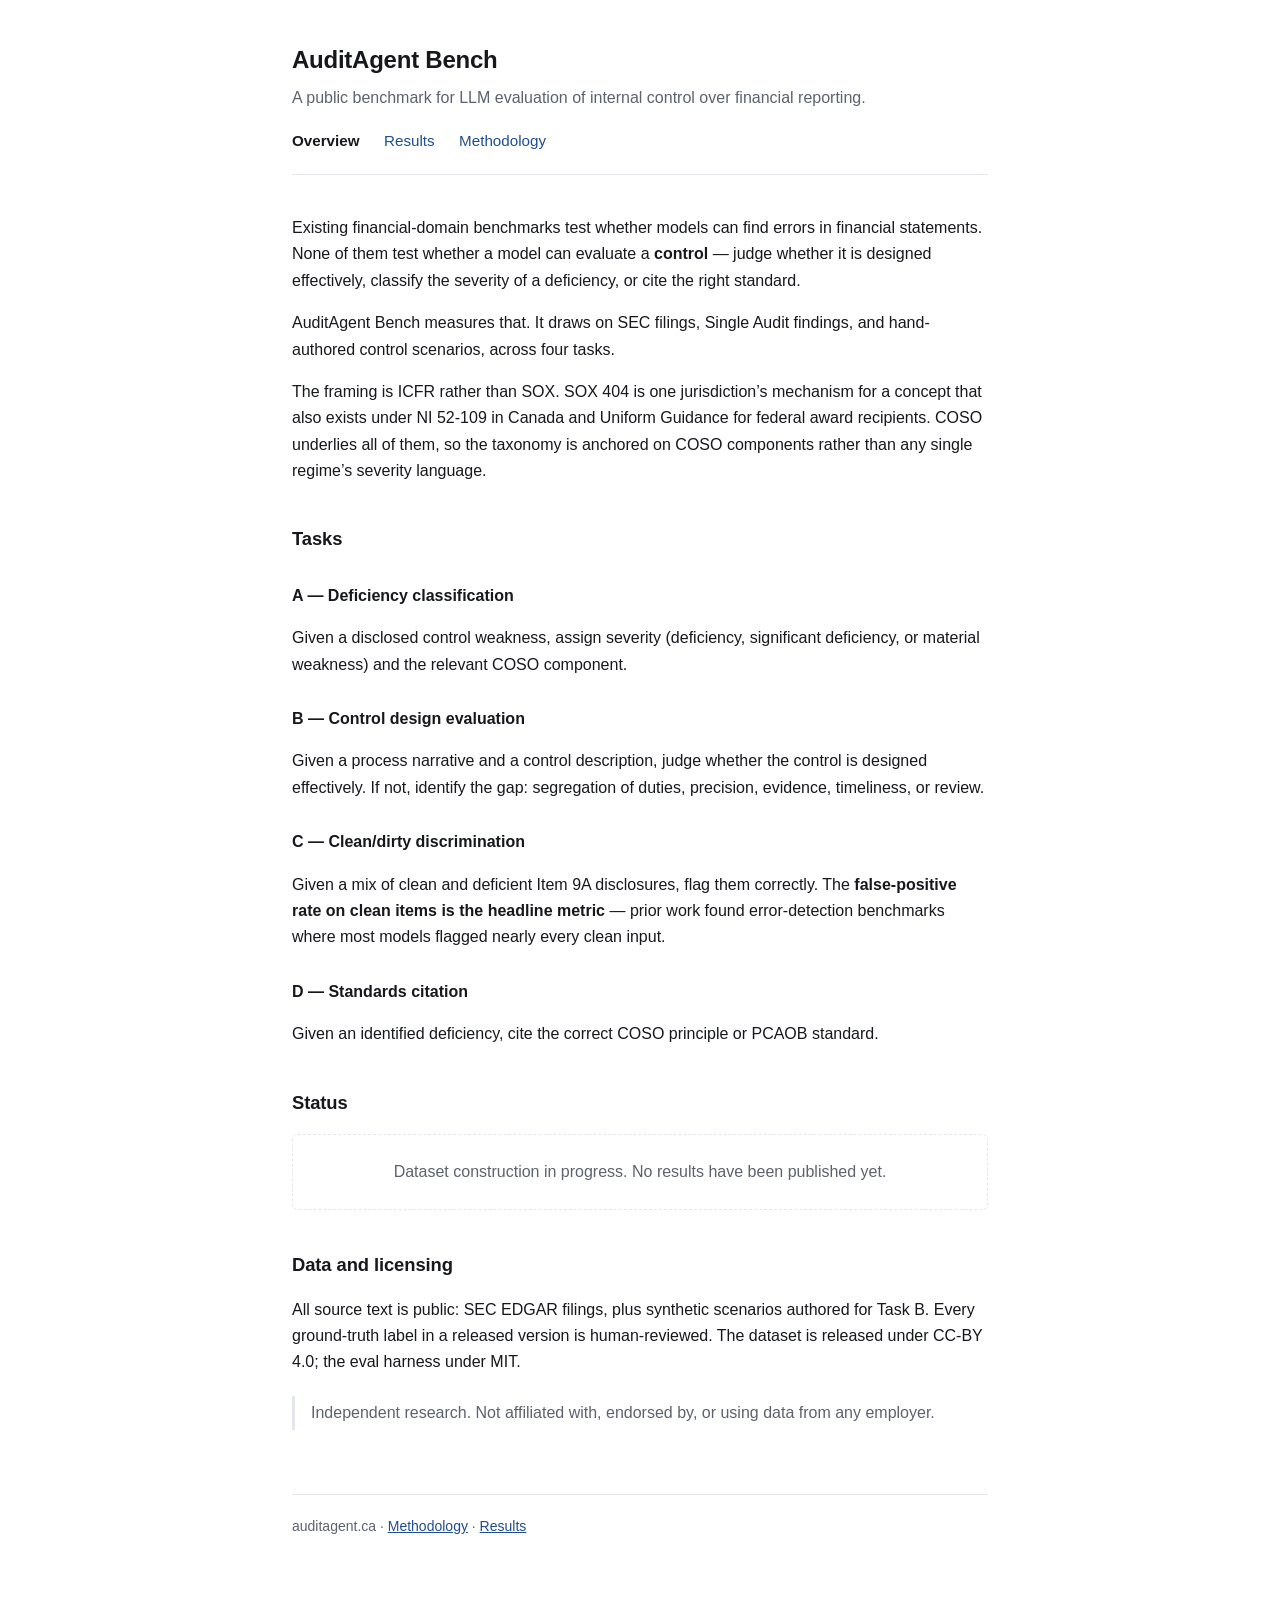
<file: site/index.html>
<!doctype html>
<html lang="en">
<head>
<meta charset="utf-8">
<meta name="viewport" content="width=device-width, initial-scale=1">
<title>AuditAgent Bench — SOX control evaluation benchmark</title>
<meta name="description" content="A public benchmark measuring how well large language models evaluate internal control over financial reporting.">
<link rel="stylesheet" href="assets/style.css">
</head>
<body>
<div class="wrap">

<header>
  <h1>AuditAgent Bench</h1>
  <p class="tagline">A public benchmark for LLM evaluation of internal control over financial reporting.</p>
  <nav>
    <a href="index.html" aria-current="page">Overview</a>
    <a href="results.html">Results</a>
    <a href="methodology.html">Methodology</a>
  </nav>
</header>

<p>Existing financial-domain benchmarks test whether models can find errors in financial statements. None of them test whether a model can evaluate a <strong>control</strong> — judge whether it is designed effectively, classify the severity of a deficiency, or cite the right standard.</p>

<p>AuditAgent Bench measures that. It draws on SEC filings, Single Audit findings, and hand-authored control scenarios, across four tasks.</p>

<p>The framing is ICFR rather than SOX. SOX 404 is one jurisdiction&rsquo;s mechanism for a concept that also exists under NI 52-109 in Canada and Uniform Guidance for federal award recipients. COSO underlies all of them, so the taxonomy is anchored on COSO components rather than any single regime&rsquo;s severity language.</p>

<h2>Tasks</h2>

<h3>A — Deficiency classification</h3>
<p>Given a disclosed control weakness, assign severity (deficiency, significant deficiency, or material weakness) and the relevant COSO component.</p>

<h3>B — Control design evaluation</h3>
<p>Given a process narrative and a control description, judge whether the control is designed effectively. If not, identify the gap: segregation of duties, precision, evidence, timeliness, or review.</p>

<h3>C — Clean/dirty discrimination</h3>
<p>Given a mix of clean and deficient Item 9A disclosures, flag them correctly. The <strong>false-positive rate on clean items is the headline metric</strong> — prior work found error-detection benchmarks where most models flagged nearly every clean input.</p>

<h3>D — Standards citation</h3>
<p>Given an identified deficiency, cite the correct COSO principle or PCAOB standard.</p>

<h2>Status</h2>
<p class="pending">Dataset construction in progress. No results have been published yet.</p>

<h2>Data and licensing</h2>
<p>All source text is public: SEC EDGAR filings, plus synthetic scenarios authored for Task B. Every ground-truth label in a released version is human-reviewed. The dataset is released under CC-BY 4.0; the eval harness under MIT.</p>

<div class="note">
  Independent research. Not affiliated with, endorsed by, or using data from any employer.
</div>

<footer>
  auditagent.ca · <a href="methodology.html">Methodology</a> · <a href="results.html">Results</a>
</footer>

</div>
</body>
</html>
</file>
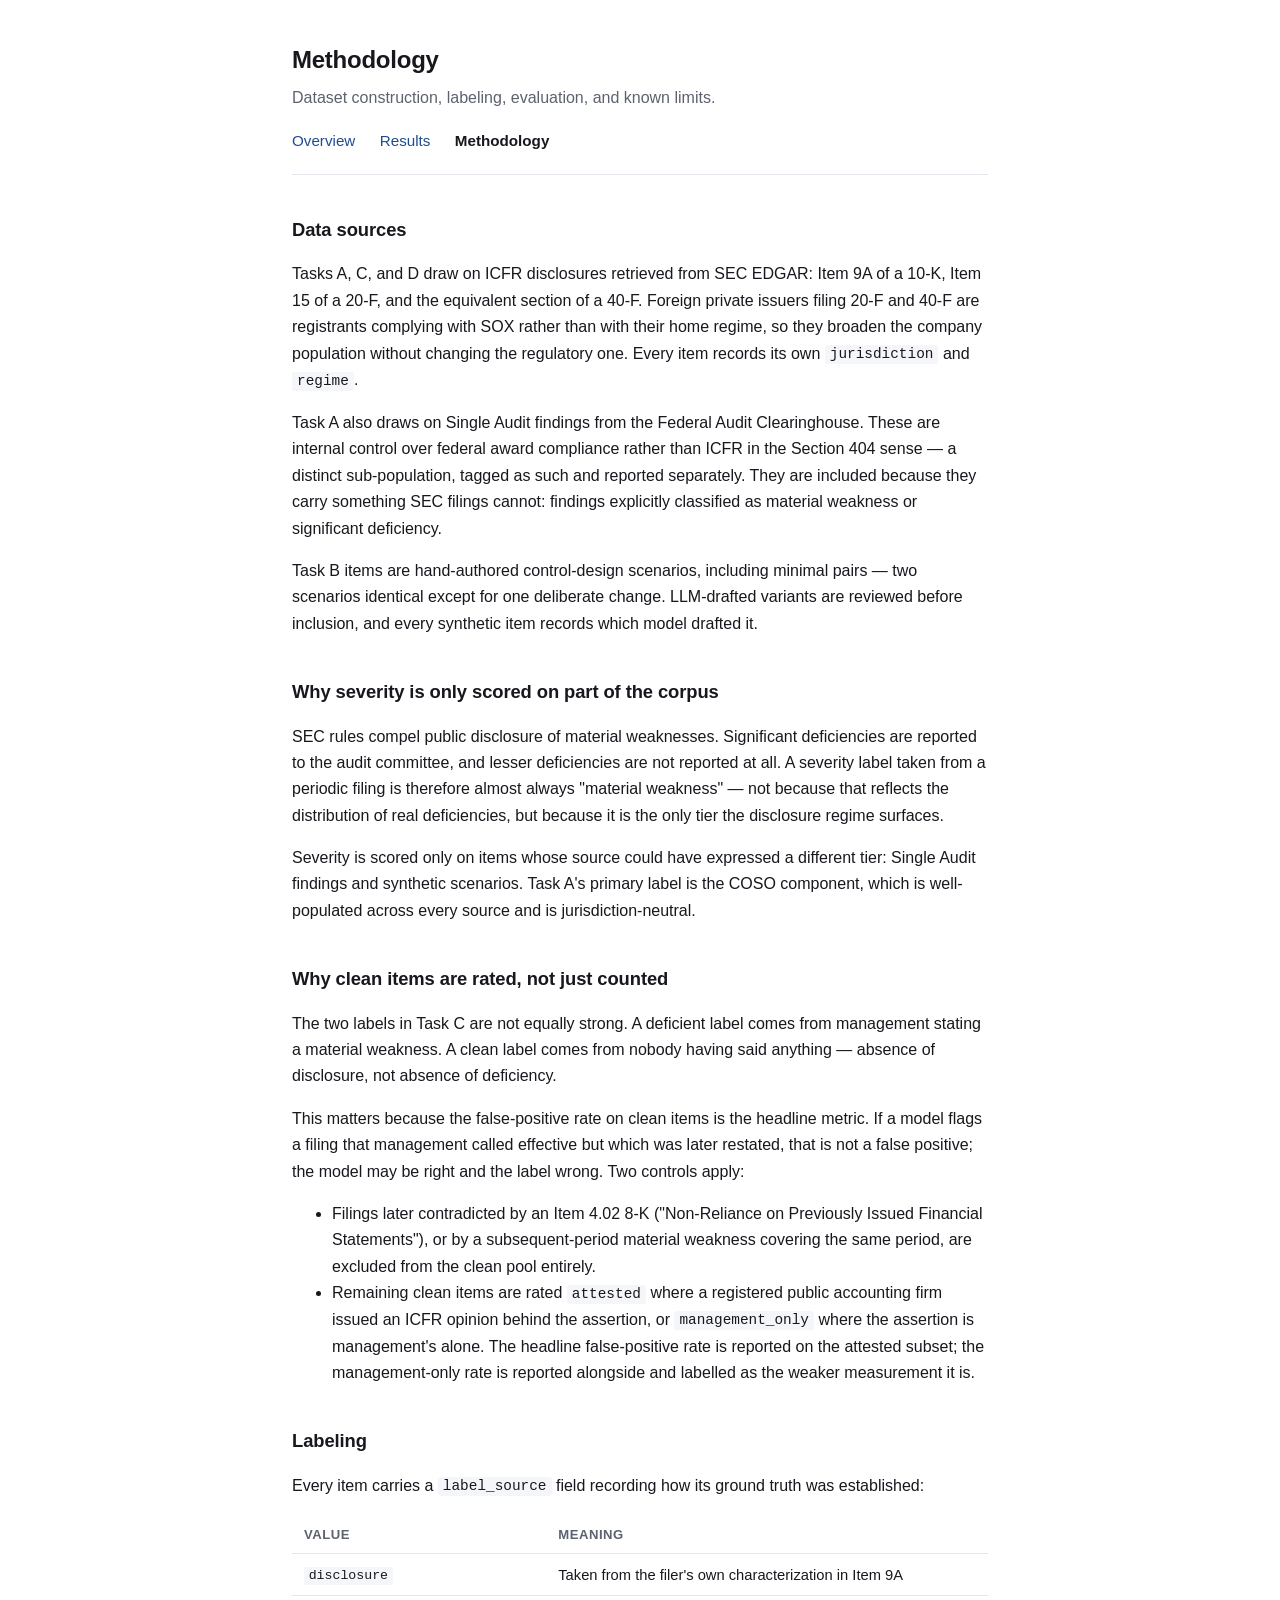
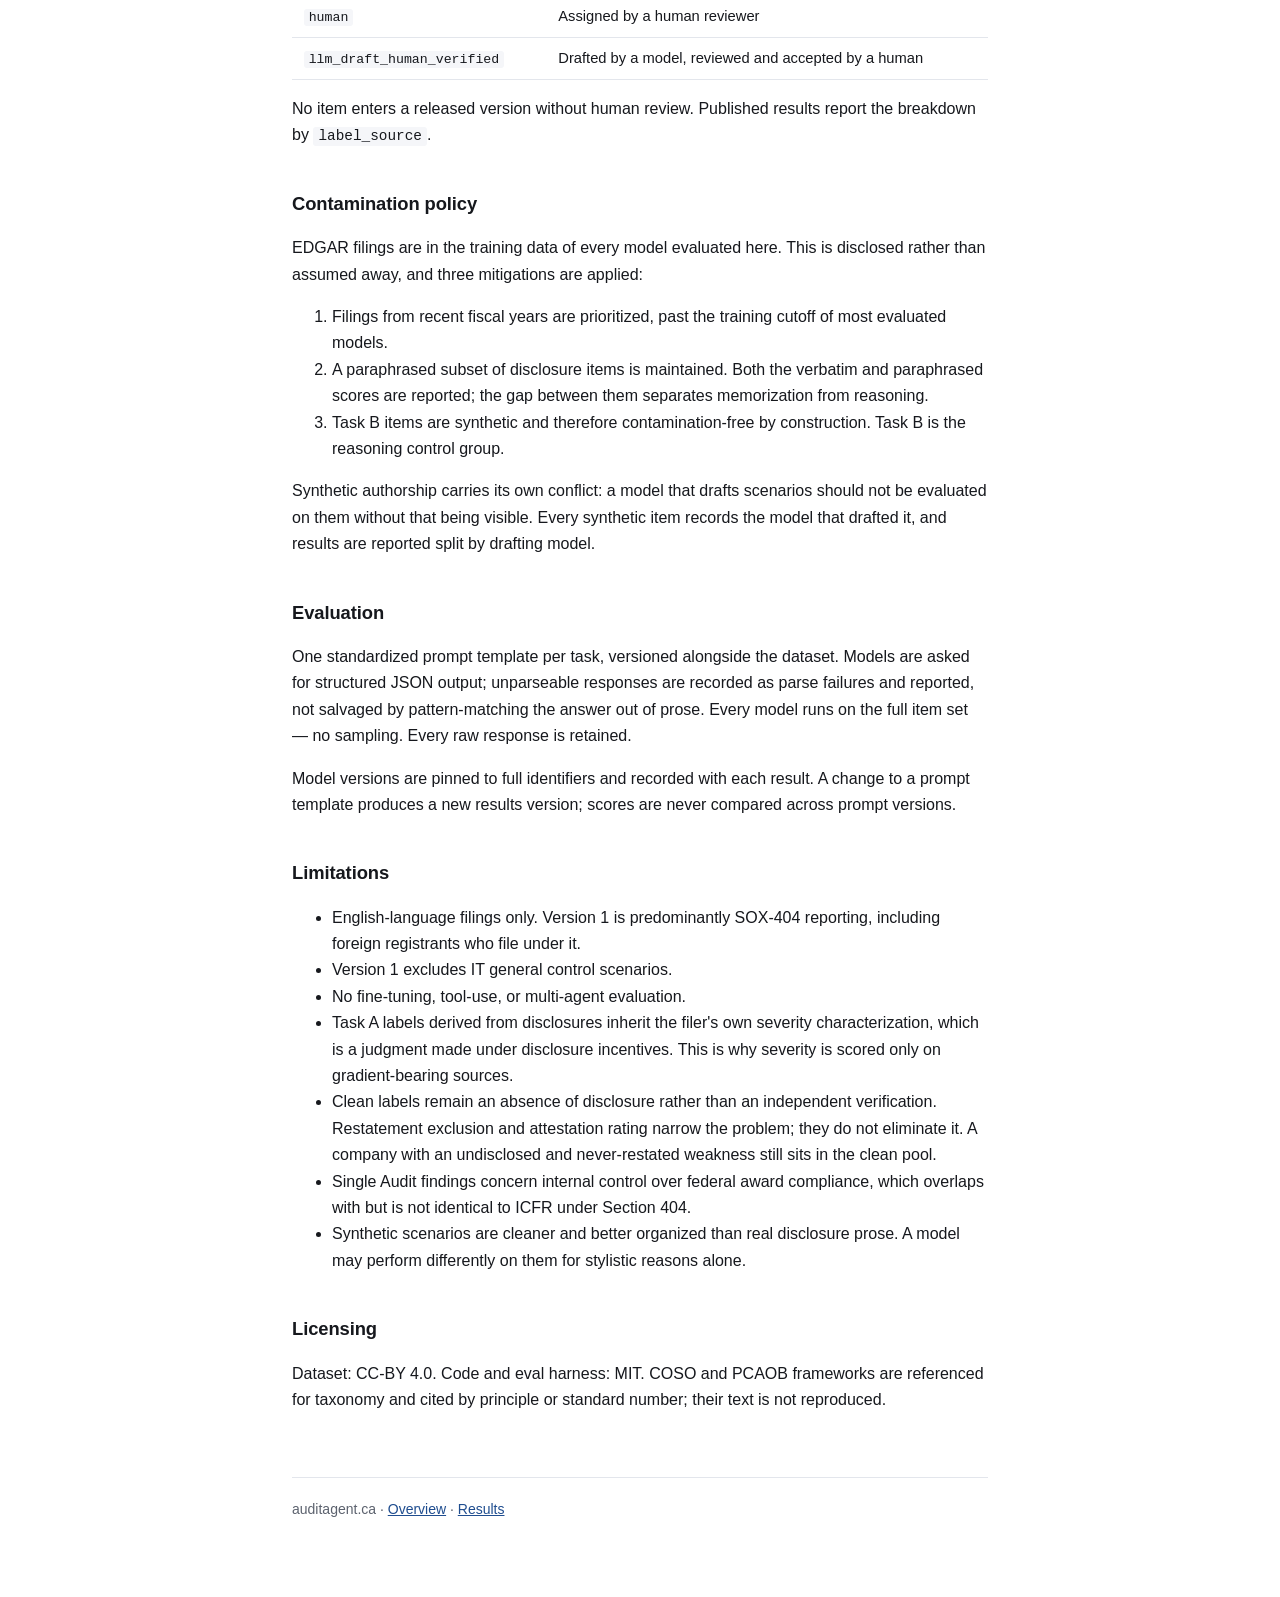
<file: site/methodology.html>
<!doctype html>
<html lang="en">
<head>
<meta charset="utf-8">
<meta name="viewport" content="width=device-width, initial-scale=1">
<title>Methodology — AuditAgent Bench</title>
<meta name="description" content="How the AuditAgent Bench dataset is built, labeled, and evaluated, including its contamination policy and limitations.">
<link rel="stylesheet" href="assets/style.css">
</head>
<body>
<div class="wrap">

<header>
  <h1>Methodology</h1>
  <p class="tagline">Dataset construction, labeling, evaluation, and known limits.</p>
  <nav>
    <a href="index.html">Overview</a>
    <a href="results.html">Results</a>
    <a href="methodology.html" aria-current="page">Methodology</a>
  </nav>
</header>

<h2>Data sources</h2>
<p>Tasks A, C, and D draw on ICFR disclosures retrieved from SEC EDGAR: Item 9A of a 10-K, Item 15 of a 20-F, and the equivalent section of a 40-F. Foreign private issuers filing 20-F and 40-F are registrants complying with SOX rather than with their home regime, so they broaden the company population without changing the regulatory one. Every item records its own <code>jurisdiction</code> and <code>regime</code>.</p>

<p>Task A also draws on Single Audit findings from the Federal Audit Clearinghouse. These are internal control over federal award compliance rather than ICFR in the Section 404 sense — a distinct sub-population, tagged as such and reported separately. They are included because they carry something SEC filings cannot: findings explicitly classified as material weakness or significant deficiency.</p>

<p>Task B items are hand-authored control-design scenarios, including minimal pairs — two scenarios identical except for one deliberate change. LLM-drafted variants are reviewed before inclusion, and every synthetic item records which model drafted it.</p>

<h2>Why severity is only scored on part of the corpus</h2>
<p>SEC rules compel public disclosure of material weaknesses. Significant deficiencies are reported to the audit committee, and lesser deficiencies are not reported at all. A severity label taken from a periodic filing is therefore almost always "material weakness" — not because that reflects the distribution of real deficiencies, but because it is the only tier the disclosure regime surfaces.</p>

<p>Severity is scored only on items whose source could have expressed a different tier: Single Audit findings and synthetic scenarios. Task A's primary label is the COSO component, which is well-populated across every source and is jurisdiction-neutral.</p>

<h2>Why clean items are rated, not just counted</h2>
<p>The two labels in Task C are not equally strong. A deficient label comes from management stating a material weakness. A clean label comes from nobody having said anything — absence of disclosure, not absence of deficiency.</p>

<p>This matters because the false-positive rate on clean items is the headline metric. If a model flags a filing that management called effective but which was later restated, that is not a false positive; the model may be right and the label wrong. Two controls apply:</p>

<ul>
  <li>Filings later contradicted by an Item 4.02 8-K ("Non-Reliance on Previously Issued Financial Statements"), or by a subsequent-period material weakness covering the same period, are excluded from the clean pool entirely.</li>
  <li>Remaining clean items are rated <code>attested</code> where a registered public accounting firm issued an ICFR opinion behind the assertion, or <code>management_only</code> where the assertion is management's alone. The headline false-positive rate is reported on the attested subset; the management-only rate is reported alongside and labelled as the weaker measurement it is.</li>
</ul>

<h2>Labeling</h2>
<p>Every item carries a <code>label_source</code> field recording how its ground truth was established:</p>

<div class="table-scroll">
<table>
  <thead>
    <tr><th>Value</th><th>Meaning</th></tr>
  </thead>
  <tbody>
    <tr><td><code>disclosure</code></td><td>Taken from the filer's own characterization in Item 9A</td></tr>
    <tr><td><code>human</code></td><td>Assigned by a human reviewer</td></tr>
    <tr><td><code>llm_draft_human_verified</code></td><td>Drafted by a model, reviewed and accepted by a human</td></tr>
  </tbody>
</table>
</div>

<p>No item enters a released version without human review. Published results report the breakdown by <code>label_source</code>.</p>

<h2>Contamination policy</h2>
<p>EDGAR filings are in the training data of every model evaluated here. This is disclosed rather than assumed away, and three mitigations are applied:</p>
<ol>
  <li>Filings from recent fiscal years are prioritized, past the training cutoff of most evaluated models.</li>
  <li>A paraphrased subset of disclosure items is maintained. Both the verbatim and paraphrased scores are reported; the gap between them separates memorization from reasoning.</li>
  <li>Task B items are synthetic and therefore contamination-free by construction. Task B is the reasoning control group.</li>
</ol>

<p>Synthetic authorship carries its own conflict: a model that drafts scenarios should not be evaluated on them without that being visible. Every synthetic item records the model that drafted it, and results are reported split by drafting model.</p>

<h2>Evaluation</h2>
<p>One standardized prompt template per task, versioned alongside the dataset. Models are asked for structured JSON output; unparseable responses are recorded as parse failures and reported, not salvaged by pattern-matching the answer out of prose. Every model runs on the full item set — no sampling. Every raw response is retained.</p>

<p>Model versions are pinned to full identifiers and recorded with each result. A change to a prompt template produces a new results version; scores are never compared across prompt versions.</p>

<h2>Limitations</h2>
<ul>
  <li>English-language filings only. Version 1 is predominantly SOX-404 reporting, including foreign registrants who file under it.</li>
  <li>Version 1 excludes IT general control scenarios.</li>
  <li>No fine-tuning, tool-use, or multi-agent evaluation.</li>
  <li>Task A labels derived from disclosures inherit the filer's own severity characterization, which is a judgment made under disclosure incentives. This is why severity is scored only on gradient-bearing sources.</li>
  <li>Clean labels remain an absence of disclosure rather than an independent verification. Restatement exclusion and attestation rating narrow the problem; they do not eliminate it. A company with an undisclosed and never-restated weakness still sits in the clean pool.</li>
  <li>Single Audit findings concern internal control over federal award compliance, which overlaps with but is not identical to ICFR under Section 404.</li>
  <li>Synthetic scenarios are cleaner and better organized than real disclosure prose. A model may perform differently on them for stylistic reasons alone.</li>
</ul>

<h2>Licensing</h2>
<p>Dataset: CC-BY 4.0. Code and eval harness: MIT. COSO and PCAOB frameworks are referenced for taxonomy and cited by principle or standard number; their text is not reproduced.</p>

<footer>
  auditagent.ca · <a href="index.html">Overview</a> · <a href="results.html">Results</a>
</footer>

</div>
</body>
</html>
</file>
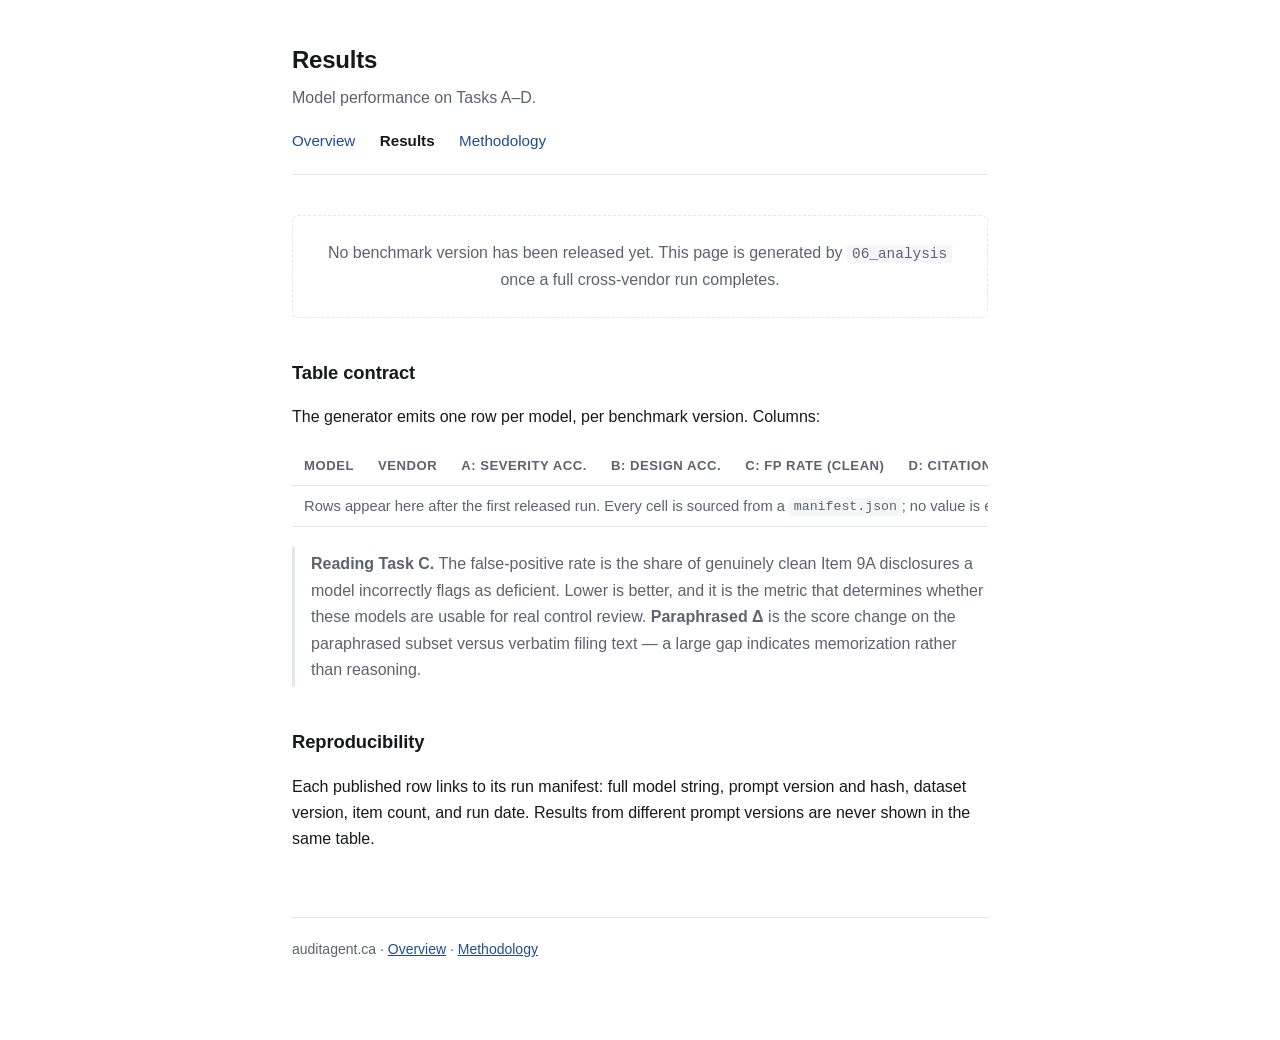
<file: site/results.html>
<!doctype html>
<html lang="en">
<head>
<meta charset="utf-8">
<meta name="viewport" content="width=device-width, initial-scale=1">
<title>Results — AuditAgent Bench</title>
<meta name="description" content="Model results on the AuditAgent Bench SOX control evaluation tasks.">
<link rel="stylesheet" href="assets/style.css">
</head>
<body>
<div class="wrap">

<header>
  <h1>Results</h1>
  <p class="tagline">Model performance on Tasks A–D.</p>
  <nav>
    <a href="index.html">Overview</a>
    <a href="results.html" aria-current="page">Results</a>
    <a href="methodology.html">Methodology</a>
  </nav>
</header>

<!--
  GENERATED FILE — do not hand-edit.
  06_analysis writes this page from results/<run_id>/scored.jsonl + manifest.json.
  Every number on this page must trace to a logged run manifest.
  Table shape below is the target contract for the generator.
-->

<p class="pending">No benchmark version has been released yet. This page is generated by <code>06_analysis</code> once a full cross-vendor run completes.</p>

<h2>Table contract</h2>
<p>The generator emits one row per model, per benchmark version. Columns:</p>

<div class="table-scroll">
<table>
  <thead>
    <tr>
      <th>Model</th>
      <th>Vendor</th>
      <th>A: severity acc.</th>
      <th>B: design acc.</th>
      <th>C: FP rate (clean)</th>
      <th>D: citation prec.</th>
      <th>Parse failures</th>
      <th>Paraphrased Δ</th>
    </tr>
  </thead>
  <tbody>
    <tr>
      <td colspan="8" style="color:var(--muted);white-space:normal">
        Rows appear here after the first released run. Every cell is sourced from a
        <code>manifest.json</code>; no value is entered by hand.
      </td>
    </tr>
  </tbody>
</table>
</div>

<div class="note">
  <strong>Reading Task C.</strong> The false-positive rate is the share of genuinely clean
  Item 9A disclosures a model incorrectly flags as deficient. Lower is better, and it is the
  metric that determines whether these models are usable for real control review.
  <strong>Paraphrased Δ</strong> is the score change on the paraphrased subset versus verbatim
  filing text — a large gap indicates memorization rather than reasoning.
</div>

<h2>Reproducibility</h2>
<p>Each published row links to its run manifest: full model string, prompt version and hash, dataset version, item count, and run date. Results from different prompt versions are never shown in the same table.</p>

<footer>
  auditagent.ca · <a href="index.html">Overview</a> · <a href="methodology.html">Methodology</a>
</footer>

</div>
</body>
</html>
</file>
<file: site/assets/style.css>
:root {
  --bg: #ffffff;
  --fg: #16181d;
  --muted: #5c626e;
  --line: #e3e6ec;
  --accent: #1f4d8f;
  --code-bg: #f5f6f9;
}

@media (prefers-color-scheme: dark) {
  :root {
    --bg: #14161a;
    --fg: #e7e9ee;
    --muted: #9aa1ae;
    --line: #2a2e36;
    --accent: #7ba9e8;
    --code-bg: #1c1f25;
  }
}

* { box-sizing: border-box; }

body {
  margin: 0;
  background: var(--bg);
  color: var(--fg);
  font: 16px/1.65 -apple-system, BlinkMacSystemFont, "Segoe UI", Helvetica, Arial, sans-serif;
  -webkit-text-size-adjust: 100%;
}

.wrap {
  max-width: 46rem;
  margin: 0 auto;
  padding: 2.5rem 1.25rem 5rem;
}

header {
  border-bottom: 1px solid var(--line);
  margin-bottom: 2.5rem;
  padding-bottom: 1.25rem;
}

header h1 {
  margin: 0 0 .35rem;
  font-size: 1.5rem;
  letter-spacing: -.01em;
}

header p.tagline {
  margin: 0 0 1rem;
  color: var(--muted);
}

nav a {
  margin-right: 1.25rem;
  color: var(--accent);
  text-decoration: none;
  font-size: .95rem;
}

nav a:hover { text-decoration: underline; }
nav a[aria-current="page"] { color: var(--fg); font-weight: 600; }

h2 {
  margin: 2.5rem 0 .75rem;
  font-size: 1.15rem;
  letter-spacing: -.005em;
}

h3 {
  margin: 1.75rem 0 .5rem;
  font-size: 1rem;
}

a { color: var(--accent); }

code {
  background: var(--code-bg);
  padding: .1em .35em;
  border-radius: 3px;
  font-size: .9em;
}

.table-scroll { overflow-x: auto; margin: 1rem 0; }

table {
  border-collapse: collapse;
  width: 100%;
  font-size: .92rem;
}

th, td {
  text-align: left;
  padding: .5rem .75rem;
  border-bottom: 1px solid var(--line);
  white-space: nowrap;
}

th {
  font-weight: 600;
  color: var(--muted);
  font-size: .82rem;
  text-transform: uppercase;
  letter-spacing: .04em;
}

td:first-child, th:first-child { white-space: normal; }

.note {
  border-left: 3px solid var(--line);
  padding: .25rem 0 .25rem 1rem;
  color: var(--muted);
  margin: 1.25rem 0;
}

.pending {
  border: 1px dashed var(--line);
  border-radius: 6px;
  padding: 1.5rem;
  color: var(--muted);
  text-align: center;
}

footer {
  margin-top: 4rem;
  padding-top: 1.25rem;
  border-top: 1px solid var(--line);
  color: var(--muted);
  font-size: .875rem;
}

img { max-width: 100%; }
</file>
